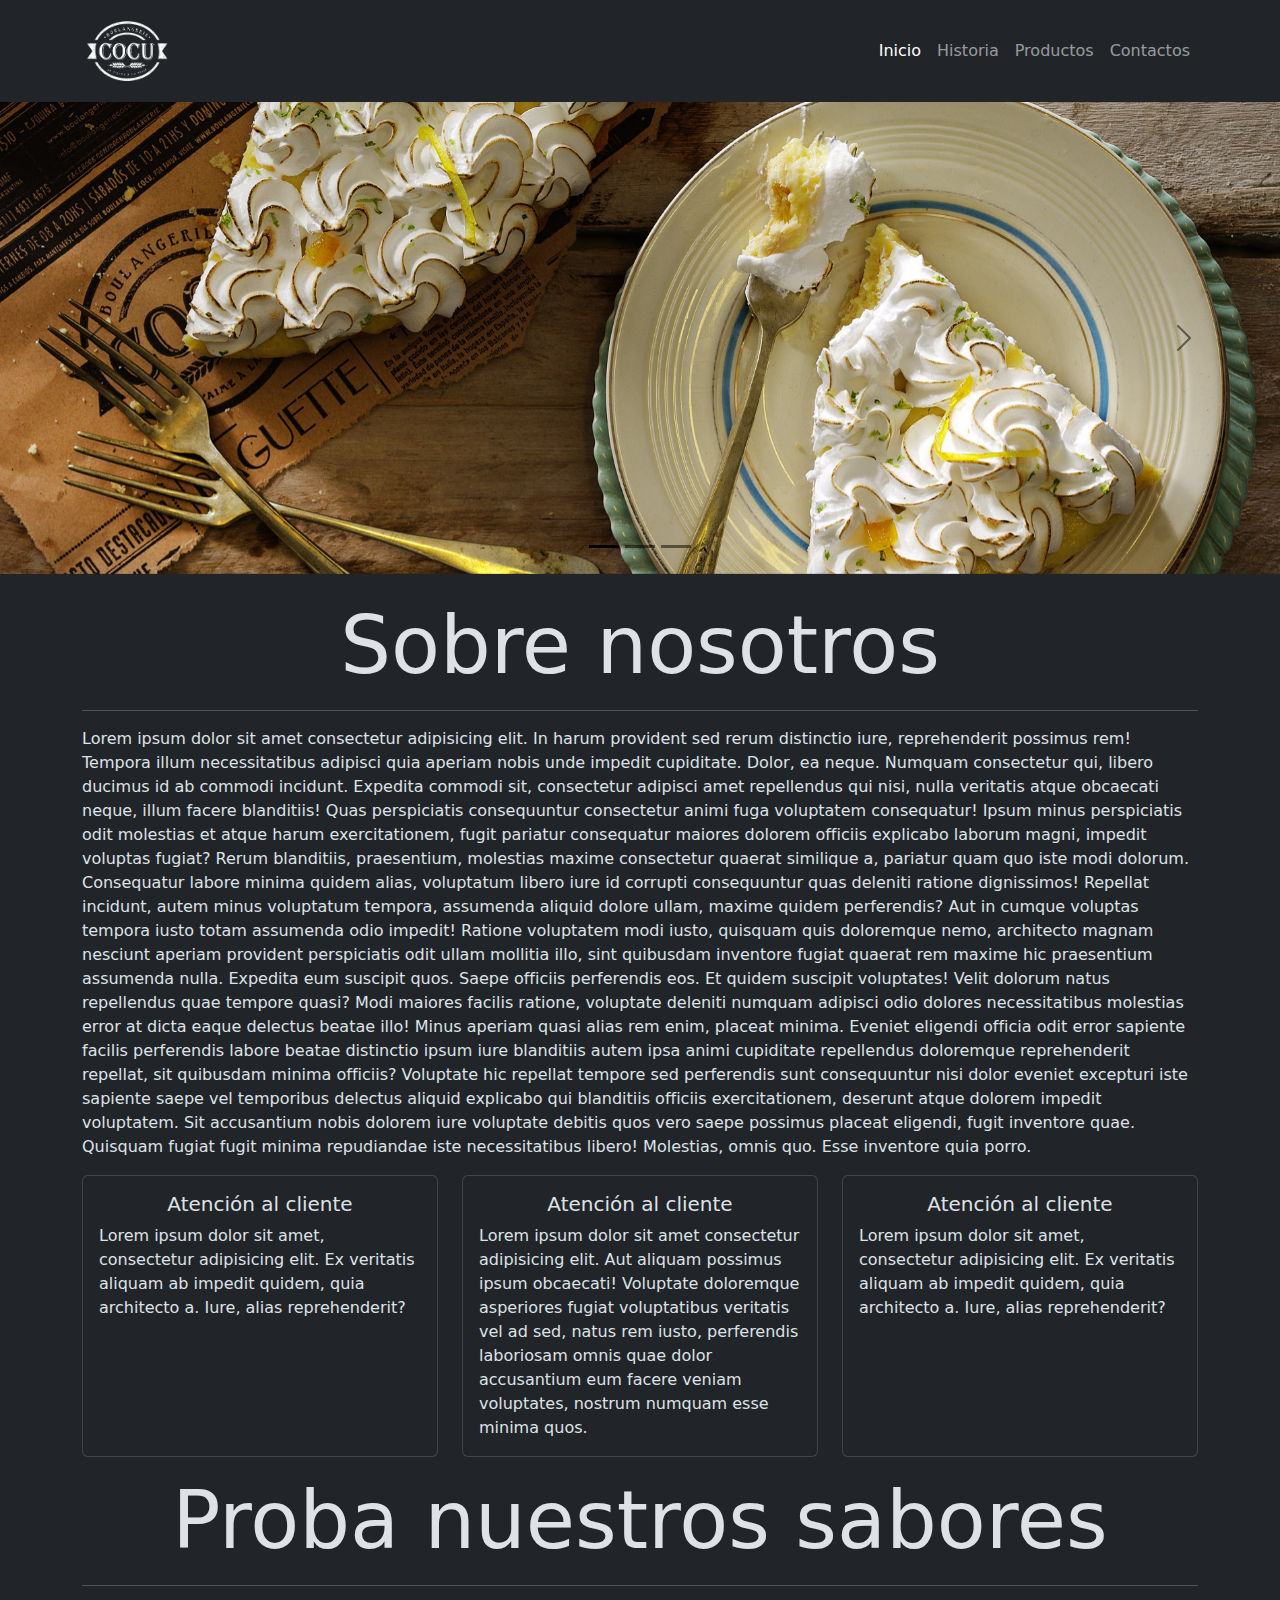
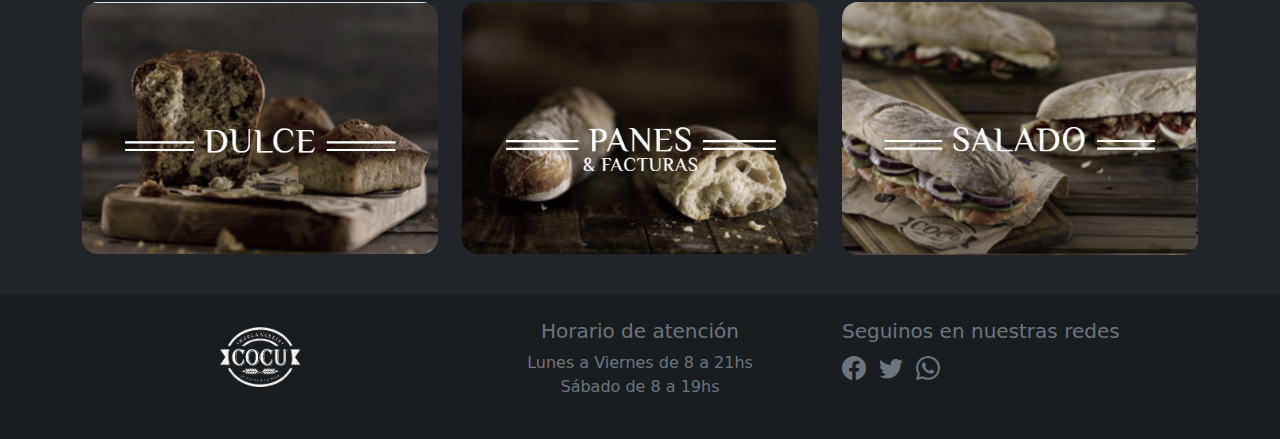
<file: index.html>
<!DOCTYPE html>
<html lang="es" data-bs-theme="dark">
  <head>
    <meta charset="UTF-8" />
    <meta http-equiv="X-UA-Compatible" content="IE=edge" />
    <meta name="viewport" content="width=device-width, initial-scale=1.0" />
    <title>Panaderia Cocu</title>
    <link
      rel="stylesheet"
      href="https://cdn.jsdelivr.net/npm/bootstrap@5.3.0-alpha1/dist/css/bootstrap.min.css"
    />
    <link
      rel="stylesheet"
      href="https://cdn.jsdelivr.net/npm/bootstrap-icons@1.10.3/font/bootstrap-icons.css"
    />
    <link rel="stylesheet" href="./css/style.css" />
  </head>
  <body>
    <header>
      <nav class="navbar navbar-expand-lg bg-dark navbar-dark">
        <section class="container m">
          <a class="navbar-brand" href="#">
            <img src="./img/cocu_logo-450.png" alt="" width="90px" />
          </a>
          <button
            class="navbar-toggler"
            type="button"
            data-bs-toggle="collapse"
            data-bs-target="#navbarSupportedContent"
            aria-controls="navbarSupportedContent"
            aria-expanded="false"
            aria-label="Toggle navigation"
          >
            <span class="navbar-toggler-icon"></span>
          </button>
          <div class="collapse navbar-collapse" id="navbarSupportedContent">
            <ul class="navbar-nav ms-auto mb-2 mb-lg-0">
              <li class="nav-item">
                <a class="nav-link active" aria-current="page" href="index.html"
                  >Inicio</a
                >
              </li>
              <li class="nav-item">
                <a class="nav-link" href="./pages/historia.html">Historia</a>
              </li>
              <li class="nav-item">
                <a class="nav-link" href="./pages/productos.html">Productos</a>
              </li>
              <li class="nav-item">
                <a class="nav-link" href="./pages/contactos.html">Contactos</a>
              </li>
            </ul>
          </div>
        </section>
      </nav>
    </header>
    <main>
      <section id="bannerCocu" class="carousel slide" data-bs-ride="carousel">
        <div class="carousel-indicators">
          <button
            type="button"
            data-bs-target="#bannerCocu"
            data-bs-slide-to="0"
            class="active"
            aria-current="true"
            aria-label="Slide 1"
          ></button>
          <button
            type="button"
            data-bs-target="#bannerCocu"
            data-bs-slide-to="1"
            aria-label="Slide 2"
          ></button>
          <button
            type="button"
            data-bs-target="#bannerCocu"
            data-bs-slide-to="2"
            aria-label="Slide 3"
          ></button>
        </div>
        <div class="carousel-inner">
          <div class="carousel-item active">
            <img
              src="./img/slider_201603_lemonpie.jpg"
              class="d-block w-100 banner"
              alt="..."
            />
          </div>
          <div class="carousel-item">
            <img
              src="./img/slider_201603_painchoco.jpg"
              class="d-block w-100 banner"
              alt="..."
            />
          </div>
          <div class="carousel-item">
            <img
              src="./img/slider_201603_sandwich.jpg"
              class="d-block w-100 banner"
              alt="..."
            />
          </div>
        </div>
        <button
          class="carousel-control-prev"
          type="button"
          data-bs-target="#bannerCocu"
          data-bs-slide="prev"
        >
          <span class="carousel-control-prev-icon" aria-hidden="true"></span>
          <span class="visually-hidden">Previous</span>
        </button>
        <button
          class="carousel-control-next"
          type="button"
          data-bs-target="#bannerCocu"
          data-bs-slide="next"
        >
          <span class="carousel-control-next-icon" aria-hidden="true"></span>
          <span class="visually-hidden">Next</span>
        </button>
      </section>
      <section class="container my-4">
        <h1 class="display-1 text-center">Sobre nosotros</h1>
        <hr />
        <p>
          Lorem ipsum dolor sit amet consectetur adipisicing elit. In harum
          provident sed rerum distinctio iure, reprehenderit possimus rem!
          Tempora illum necessitatibus adipisci quia aperiam nobis unde impedit
          cupiditate. Dolor, ea neque. Numquam consectetur qui, libero ducimus
          id ab commodi incidunt. Expedita commodi sit, consectetur adipisci
          amet repellendus qui nisi, nulla veritatis atque obcaecati neque,
          illum facere blanditiis! Quas perspiciatis consequuntur consectetur
          animi fuga voluptatem consequatur! Ipsum minus perspiciatis odit
          molestias et atque harum exercitationem, fugit pariatur consequatur
          maiores dolorem officiis explicabo laborum magni, impedit voluptas
          fugiat? Rerum blanditiis, praesentium, molestias maxime consectetur
          quaerat similique a, pariatur quam quo iste modi dolorum. Consequatur
          labore minima quidem alias, voluptatum libero iure id corrupti
          consequuntur quas deleniti ratione dignissimos! Repellat incidunt,
          autem minus voluptatum tempora, assumenda aliquid dolore ullam, maxime
          quidem perferendis? Aut in cumque voluptas tempora iusto totam
          assumenda odio impedit! Ratione voluptatem modi iusto, quisquam quis
          doloremque nemo, architecto magnam nesciunt aperiam provident
          perspiciatis odit ullam mollitia illo, sint quibusdam inventore fugiat
          quaerat rem maxime hic praesentium assumenda nulla. Expedita eum
          suscipit quos. Saepe officiis perferendis eos. Et quidem suscipit
          voluptates! Velit dolorum natus repellendus quae tempore quasi? Modi
          maiores facilis ratione, voluptate deleniti numquam adipisci odio
          dolores necessitatibus molestias error at dicta eaque delectus beatae
          illo! Minus aperiam quasi alias rem enim, placeat minima. Eveniet
          eligendi officia odit error sapiente facilis perferendis labore beatae
          distinctio ipsum iure blanditiis autem ipsa animi cupiditate
          repellendus doloremque reprehenderit repellat, sit quibusdam minima
          officiis? Voluptate hic repellat tempore sed perferendis sunt
          consequuntur nisi dolor eveniet excepturi iste sapiente saepe vel
          temporibus delectus aliquid explicabo qui blanditiis officiis
          exercitationem, deserunt atque dolorem impedit voluptatem. Sit
          accusantium nobis dolorem iure voluptate debitis quos vero saepe
          possimus placeat eligendi, fugit inventore quae. Quisquam fugiat fugit
          minima repudiandae iste necessitatibus libero! Molestias, omnis quo.
          Esse inventore quia porro.
        </p>
        <article class="row">
          <aside class="col-md-4 mb-3">
            <div class="card h-100">
              <div class="card-body">
                <h5 class="card-title text-center">Atención al cliente</h5>
                <p class="card-text">
                  Lorem ipsum dolor sit amet, consectetur adipisicing elit. Ex
                  veritatis aliquam ab impedit quidem, quia architecto a. Iure,
                  alias reprehenderit?
                </p>
              </div>
            </div>
          </aside>
          <aside class="col-md-4 mb-3">
            <div class="card">
              <div class="card-body">
                <h5 class="card-title text-center">Atención al cliente</h5>
                <p class="card-text">
                  Lorem ipsum dolor sit amet consectetur adipisicing elit. Aut
                  aliquam possimus ipsum obcaecati! Voluptate doloremque
                  asperiores fugiat voluptatibus veritatis vel ad sed, natus rem
                  iusto, perferendis laboriosam omnis quae dolor accusantium eum
                  facere veniam voluptates, nostrum numquam esse minima quos.
                </p>
              </div>
            </div>
          </aside>
          <aside class="col-md-4 mb-3">
            <div class="card h-100">
              <div class="card-body">
                <h5 class="card-title text-center">Atención al cliente</h5>
                <p class="card-text">
                  Lorem ipsum dolor sit amet, consectetur adipisicing elit. Ex
                  veritatis aliquam ab impedit quidem, quia architecto a. Iure,
                  alias reprehenderit?
                </p>
              </div>
            </div>
          </aside>
        </article>
        <h1 class="display-1 text-center">Proba nuestros sabores</h1>
        <hr />
        <article class="row">
          <aside class="col-md-4 mb-3">
            <img
              src="./img/dulce.png"
              alt="Pan Dulce"
              class="w-100 rounded-4 filtroCategorias"
            />
          </aside>
          <aside class="col-md-4 mb-3">
            <img
              src="./img/panyfactura.png"
              alt="Pan"
              class="w-100 rounded-4 filtroCategorias"
            />
          </aside>
          <aside class="col-md-4 mb-3">
            <img
              src="./img/salado.png"
              alt="Salado"
              class="w-100 rounded-4 filtroCategorias"
            />
          </aside>
        </article>
      </section>
    </main>
    <footer class="bg-dark-subtle py-4 text-secondary">
      <section class="container">
        <article class="row">
          <aside class="col-12 col-md-4 text-center">
            <img src="./img/cocu_logo-450.png" alt="logo" width="90px" />
          </aside>
          <aside class="col-12 col-md-4 text-center">
            <h5 class="text-secondary">Horario de atención</h5>
            <ul class="list-unstyled">
              <li>Lunes a Viernes de 8 a 21hs</li>
              <li>Sábado de 8 a 19hs</li>
            </ul>
          </aside>
          <aside class="col-12 col-md-4 text-center text-md-start">
            <h5 class="text-secondary">Seguinos en nuestras redes</h5>
            <div class="text-center text-md-start">
              <a class="text-secondary fs-4" href="./pages/error404.html">
                <i class="bi bi-facebook"></i
              ></a>
              <a class="text-secondary fs-4 mx-2" href="./pages/error404.html">
                <i class="bi bi-twitter"></i
              ></a>
              <a class="text-secondary fs-4" href="./pages/error404.html"
                ><i class="bi bi-whatsapp"></i>
              </a>
            </div>
          </aside>
        </article>
      </section>
    </footer>
    <script src="https://cdn.jsdelivr.net/npm/bootstrap@5.3.0-alpha1/dist/js/bootstrap.bundle.min.js"></script>
  </body>
</html>
</file>
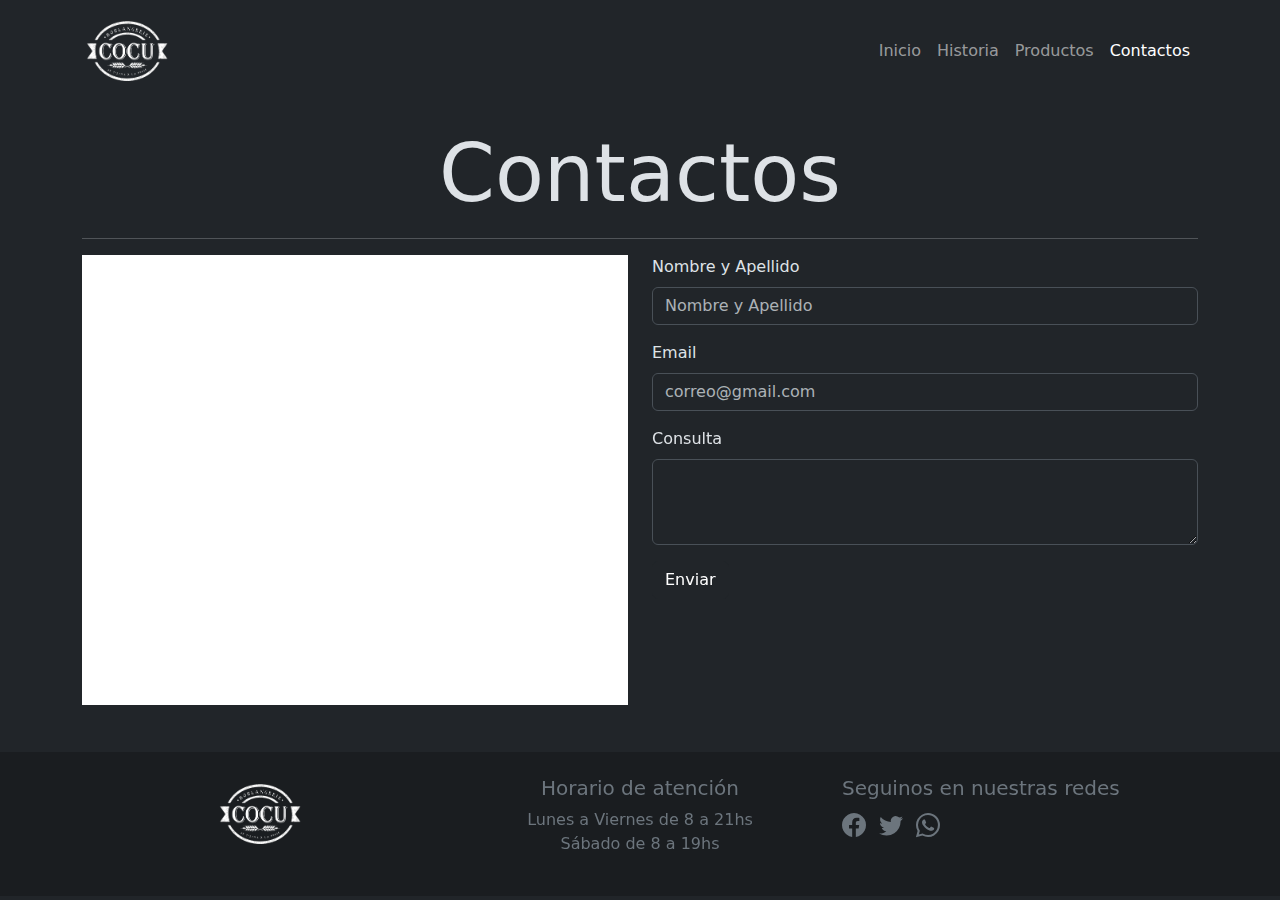
<file: pages/contactos.html>
<!DOCTYPE html>
<html lang="es" data-bs-theme="dark" >
  <head>
    <meta charset="UTF-8" />
    <meta http-equiv="X-UA-Compatible" content="IE=edge" />
    <meta name="viewport" content="width=device-width, initial-scale=1.0" />
    <title>Panaderia Cocu</title>
    <link
      rel="stylesheet"
      href="https://cdn.jsdelivr.net/npm/bootstrap@5.3.0-alpha1/dist/css/bootstrap.min.css"
    />
    <link rel="stylesheet" href="https://cdn.jsdelivr.net/npm/bootstrap-icons@1.10.3/font/bootstrap-icons.css">
    <link rel="stylesheet" href="../css/style.css" />
  </head>
  <body>
    <header>
      <nav class="navbar navbar-expand-lg bg-dark navbar-dark">
        <section class="container m">
          <a class="navbar-brand" href="#">
            <img src="../img/cocu_logo-450.png" alt="" width="90px" />
          </a>
          <button
            class="navbar-toggler"
            type="button"
            data-bs-toggle="collapse"
            data-bs-target="#navbarSupportedContent"
            aria-controls="navbarSupportedContent"
            aria-expanded="false"
            aria-label="Toggle navigation"
          >
            <span class="navbar-toggler-icon"></span>
          </button>
          <div class="collapse navbar-collapse" id="navbarSupportedContent">
            <ul class="navbar-nav ms-auto mb-2 mb-lg-0">
              <li class="nav-item">
                <a class="nav-link" aria-current="page" href="../index.html"
                  >Inicio</a
                >
              </li>
              <li class="nav-item">
                <a class="nav-link" href="./historia.html">Historia</a>
              </li>
              <li class="nav-item">
                <a class="nav-link" href="./productos.html">Productos</a>
              </li>
              <li class="nav-item">
                <a class="nav-link active" href="#">Contactos</a>
              </li>
            </ul>
          </div>
        </section>
      </nav>
    </header>
    <main class="container my-4">
      <h1 class="display-1 text-center">Contactos</h1>
      <hr />
      <section class="row">
        <aside class="col-md-6 mb-3">
          <iframe src="https://www.google.com/maps/embed?pb=!1m14!1m8!1m3!1d16934.871943576574!2d-65.2074129170904!3d-26.83619010163334!3m2!1i1024!2i768!4f13.1!3m3!1m2!1s0x0%3A0xf8606cd659b8e3e4!2sRollingCode%20School!5e0!3m2!1ses-419!2sar!4v1672323183656!5m2!1ses-419!2sar" class="w-100" allowfullscreen="" loading="lazy" height="450" referrerpolicy="no-referrer-when-downgrade"></iframe>
        </aside>
        <aside class="col-md-6 mb-3 ">
          <form action="" class="h-100">
            <div class="mb-3">
              <label for="nombre" class="form-label">Nombre y Apellido</label>
              <input
                type="name"
                class="form-control"
                id="nombre"
                placeholder="Nombre y Apellido"
              />
            </div>
            <div class="mb-3">
              <label for="mail" class="form-label">Email</label>
              <input
                type="email"
                class="form-control"
                id="mail"
                placeholder="correo@gmail.com"
              />
            </div>
            <div class="mb-3">
              <label for="consulta" class="form-label">Consulta</label>
              <textarea class="form-control" id="consulta" rows="3"></textarea>
            </div>
            <div class="mb-3">
              <button type="submit" class="btn btn-dark mb-3">Enviar</button>
            </div>
          </form>
        </aside>
      </section>
    </main>
    <footer class="bg-dark-subtle py-4 text-secondary">
      <section class="container">
        <article class="row">
          <aside class="col-12 col-md-4 text-center">
            <img src="../img/cocu_logo-450.png" alt="logo" width="90px" />
          </aside>
          <aside class="col-12 col-md-4 text-center">
            <h5 class = 'text-secondary'>Horario de atención</h5>
            <ul class="list-unstyled">
              <li>Lunes a Viernes de 8 a 21hs</li>
              <li>Sábado de 8 a 19hs</li>
            </ul>
          </aside>
          <aside class="col-12 col-md-4 text-center text-md-start">
            <h5 class = 'text-secondary'>Seguinos en nuestras redes</h5>
            <div class="text-center text-md-start">
              <a class="text-secondary fs-4" href="../pages/error404.html">
                <i class="bi bi-facebook"></i
              ></a>
              <a class="text-secondary fs-4 mx-2" href="../pages/error404.html">
                <i class="bi bi-twitter"></i
              ></a>
              <a class="text-secondary fs-4" href="../pages/error404.html"
                ><i class="bi bi-whatsapp"></i>
              </a>
            </div>
          </aside>
        </article>
      </section>
    </footer>
    <script src="https://cdn.jsdelivr.net/npm/bootstrap@5.3.0-alpha1/dist/js/bootstrap.bundle.min.js"></script>
  </body>
</html>
</file>
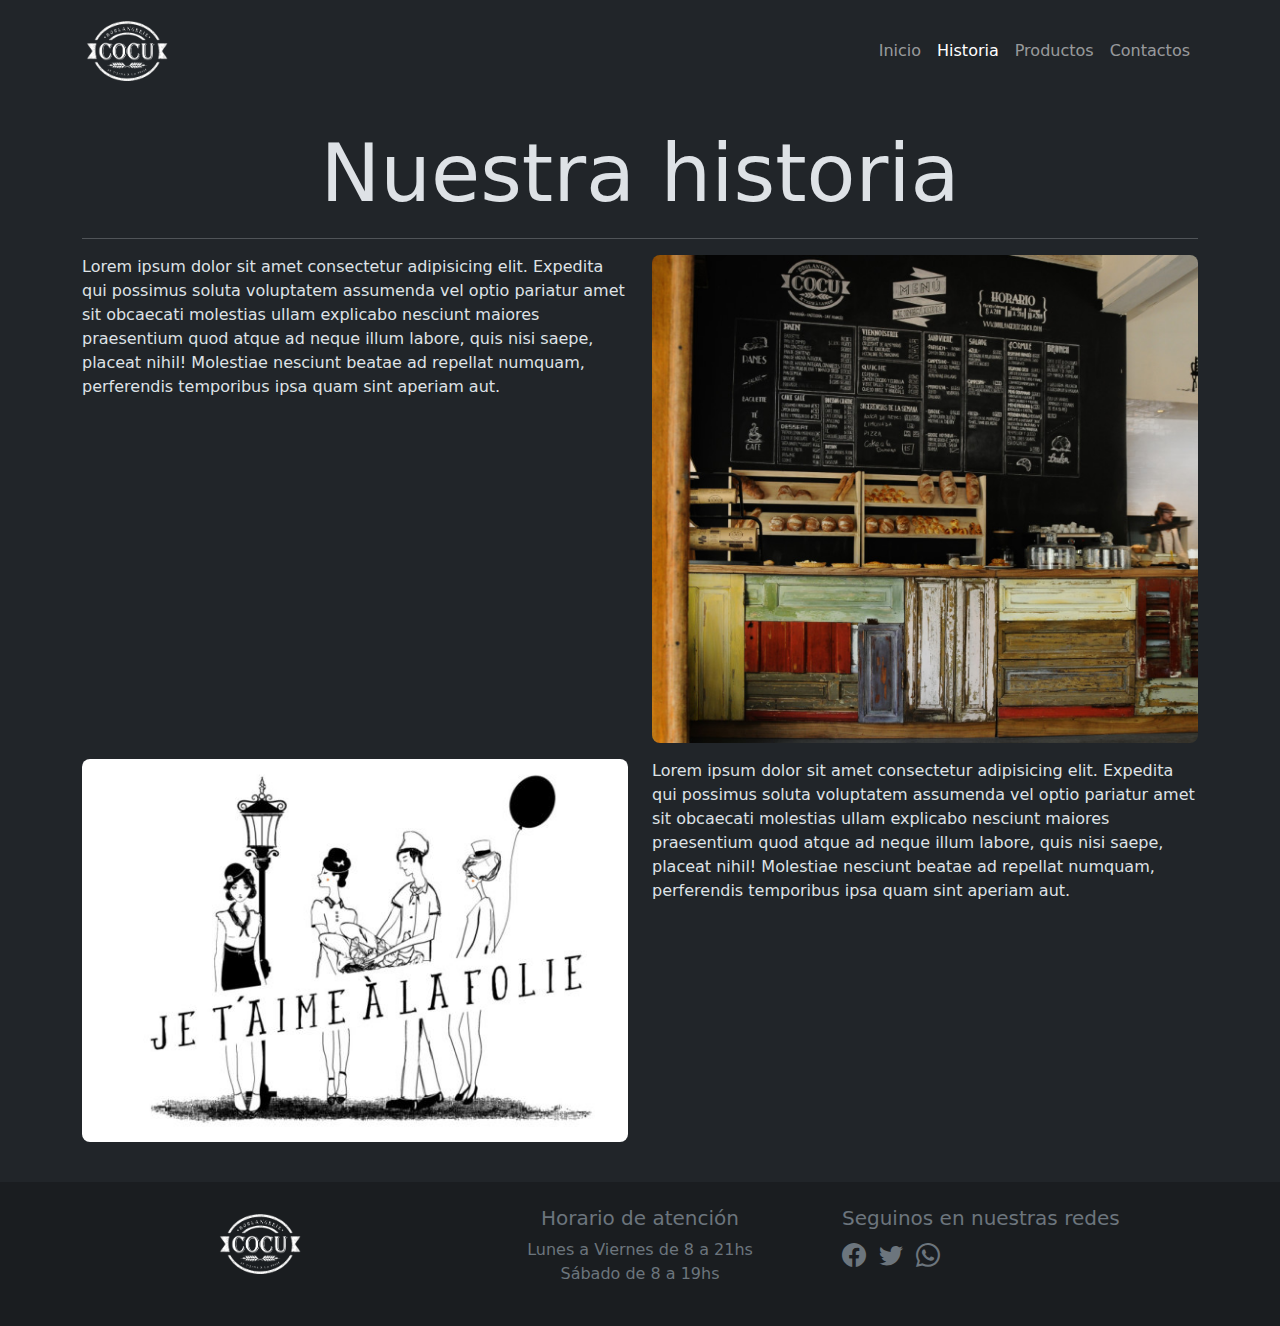
<file: pages/historia.html>
<!DOCTYPE html>
<html lang="es" data-bs-theme="dark" >
  <head>
    <meta charset="UTF-8" />
    <meta http-equiv="X-UA-Compatible" content="IE=edge" />
    <meta name="viewport" content="width=device-width, initial-scale=1.0" />
    <title>Panaderia Cocu</title>
    <link
      rel="stylesheet"
      href="https://cdn.jsdelivr.net/npm/bootstrap@5.3.0-alpha1/dist/css/bootstrap.min.css"
    />
    <link rel="stylesheet" href="https://cdn.jsdelivr.net/npm/bootstrap-icons@1.10.3/font/bootstrap-icons.css">
    <link rel="stylesheet" href="../css/style.css" />
  </head>
  <body>
    <header>
      <nav class="navbar navbar-expand-lg bg-dark navbar-dark">
        <section class="container m">
          <a class="navbar-brand" href="#">
            <img src="../img/cocu_logo-450.png" alt="" width="90px" />
          </a>
          <button
            class="navbar-toggler"
            type="button"
            data-bs-toggle="collapse"
            data-bs-target="#navbarSupportedContent"
            aria-controls="navbarSupportedContent"
            aria-expanded="false"
            aria-label="Toggle navigation"
          >
            <span class="navbar-toggler-icon"></span>
          </button>
          <div class="collapse navbar-collapse" id="navbarSupportedContent">
            <ul class="navbar-nav ms-auto mb-2 mb-lg-0">
              <li class="nav-item">
                <a class="nav-link" aria-current="page" href="../index.html"
                  >Inicio</a
                >
              </li>
              <li class="nav-item">
                <a class="nav-link active" href="./historia.html">Historia</a>
              </li>
              <li class="nav-item">
                <a class="nav-link" href="./productos.html">Productos</a>
              </li>
              <li class="nav-item">
                <a class="nav-link " href="./contactos.html">Contactos</a>
              </li>
            </ul>
          </div>
        </section>
      </nav>
    </header>
    <main class="container my-4">
      <h1 class="display-1 text-center">Nuestra historia</h1>
      <hr />
      <section class="row">
        <aside class="col-md-6 mb-3 order-md-1">
          <img
            src="../img/historia.png"
            alt="historia"
            class="w-100 rounded-3"
          />
        </aside>
        <aside class="col-md-6 mb-3 order-md-0">
          Lorem ipsum dolor sit amet consectetur adipisicing elit. Expedita qui
          possimus soluta voluptatem assumenda vel optio pariatur amet sit
          obcaecati molestias ullam explicabo nesciunt maiores praesentium quod
          atque ad neque illum labore, quis nisi saepe, placeat nihil! Molestiae
          nesciunt beatae ad repellat numquam, perferendis temporibus ipsa quam
          sint aperiam aut.
        </aside>
        <aside class="col-md-6 mb-3 order-md-3">
          <img
            src="../img/historia2.jpg"
            alt="historia2"
            class="w-100 rounded-3"
          />
        </aside>
        <aside class="col-md-6 mb-3 order-md-4">
          Lorem ipsum dolor sit amet consectetur adipisicing elit. Expedita qui
          possimus soluta voluptatem assumenda vel optio pariatur amet sit
          obcaecati molestias ullam explicabo nesciunt maiores praesentium quod
          atque ad neque illum labore, quis nisi saepe, placeat nihil! Molestiae
          nesciunt beatae ad repellat numquam, perferendis temporibus ipsa quam
          sint aperiam aut.
        </aside>
      </section>
    </main>
    <footer class="bg-dark-subtle py-4 text-secondary">
      <section class="container">
        <article class="row">
          <aside class="col-12 col-md-4 text-center">
            <img src="../img/cocu_logo-450.png" alt="logo" width="90px" />
          </aside>
          <aside class="col-12 col-md-4 text-center">
            <h5 class = 'text-secondary'>Horario de atención</h5>
            <ul class="list-unstyled">
              <li>Lunes a Viernes de 8 a 21hs</li>
              <li>Sábado de 8 a 19hs</li>
            </ul>
          </aside>
          <aside class="col-12 col-md-4 text-center text-md-start">
            <h5 class = 'text-secondary'>Seguinos en nuestras redes</h5>
            <div class="text-center text-md-start">
              <a class="text-secondary fs-4" href="../pages/error404.html">
                <i class="bi bi-facebook"></i
              ></a>
              <a class="text-secondary fs-4 mx-2" href="../pages/error404.html">
                <i class="bi bi-twitter"></i
              ></a>
              <a class="text-secondary fs-4" href="../pages/error404.html"
                ><i class="bi bi-whatsapp"></i>
              </a>
            </div>
          </aside>
        </article>
      </section>
    </footer>
    <script src="https://cdn.jsdelivr.net/npm/bootstrap@5.3.0-alpha1/dist/js/bootstrap.bundle.min.js"></script>
  </body>
</html>
</file>
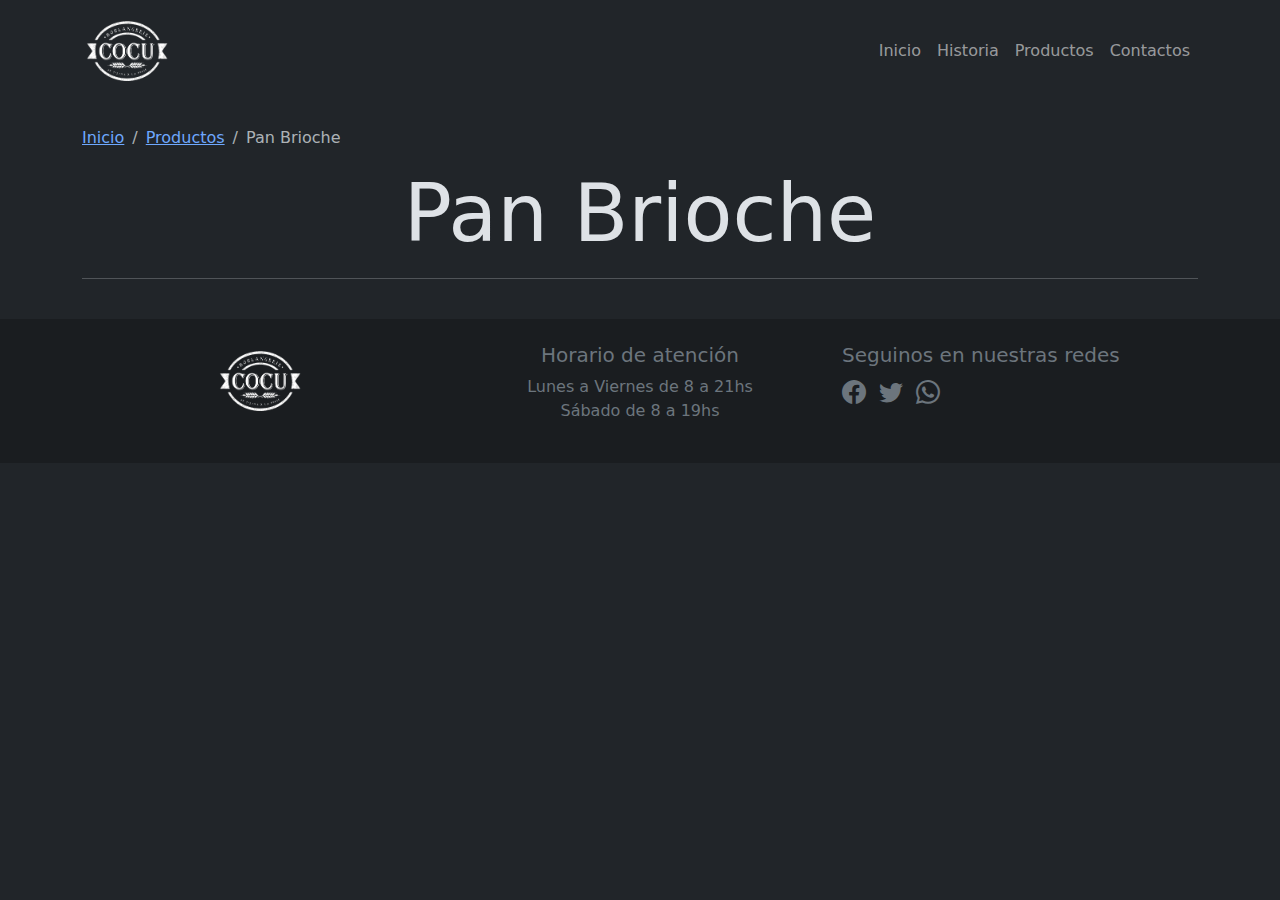
<file: pages/productoPanBrioche.html>
<!DOCTYPE html>
<html lang="es" data-bs-theme="dark" >
  <head>
    <meta charset="UTF-8" />
    <meta http-equiv="X-UA-Compatible" content="IE=edge" />
    <meta name="viewport" content="width=device-width, initial-scale=1.0" />
    <title>Panaderia Cocu</title>
    <link
      rel="stylesheet"
      href="https://cdn.jsdelivr.net/npm/bootstrap@5.3.0-alpha1/dist/css/bootstrap.min.css"
    />
    <link rel="stylesheet" href="https://cdn.jsdelivr.net/npm/bootstrap-icons@1.10.3/font/bootstrap-icons.css">
    <link rel="stylesheet" href="../css/style.css" />
  </head>
  <body>
    <header>
      <nav class="navbar navbar-expand-lg bg-dark navbar-dark">
        <section class="container m">
          <a class="navbar-brand" href="#">
            <img src="../img/cocu_logo-450.png" alt="" width="90px" />
          </a>
          <button
            class="navbar-toggler"
            type="button"
            data-bs-toggle="collapse"
            data-bs-target="#navbarSupportedContent"
            aria-controls="navbarSupportedContent"
            aria-expanded="false"
            aria-label="Toggle navigation"
          >
            <span class="navbar-toggler-icon"></span>
          </button>
          <div class="collapse navbar-collapse" id="navbarSupportedContent">
            <ul class="navbar-nav ms-auto mb-2 mb-lg-0">
              <li class="nav-item">
                <a class="nav-link" aria-current="page" href="../index.html"
                  >Inicio</a
                >
              </li>
              <li class="nav-item">
                <a class="nav-link" href="./historia.html">Historia</a>
              </li>
              <li class="nav-item">
                <a class="nav-link" href="./productos.html">Productos</a>
              </li>
              <li class="nav-item">
                <a class="nav-link" href="./contactos.html">Contactos</a>
              </li>
            </ul>
          </div>
        </section>
      </nav>
    </header>
    <main class="container my-4">
      <nav aria-label="breadcrumb">
        <ol class="breadcrumb">
          <li class="breadcrumb-item"><a href="../index.html">Inicio</a></li>
          <li class="breadcrumb-item">
            <a href="./productos.html">Productos</a>
          </li>
          <li class="breadcrumb-item active" aria-current="page">
            Pan Brioche
          </li>
        </ol>
      </nav>
      <h1 class="display-1 text-center">Pan Brioche</h1>
      <hr />
    </main>
    <footer class="bg-dark-subtle py-4 text-secondary">
      <section class="container">
        <article class="row">
          <aside class="col-12 col-md-4 text-center">
            <img src="../img/cocu_logo-450.png" alt="logo" width="90px" />
          </aside>
          <aside class="col-12 col-md-4 text-center">
            <h5 class = 'text-secondary'>Horario de atención</h5>
            <ul class="list-unstyled">
              <li>Lunes a Viernes de 8 a 21hs</li>
              <li>Sábado de 8 a 19hs</li>
            </ul>
          </aside>
          <aside class="col-12 col-md-4 text-center text-md-start">
            <h5 class = 'text-secondary'>Seguinos en nuestras redes</h5>
            <div class="text-center text-md-start">
              <a class="text-secondary fs-4" href="../pages/error404.html">
                <i class="bi bi-facebook"></i
              ></a>
              <a class="text-secondary fs-4 mx-2" href="../pages/error404.html">
                <i class="bi bi-twitter"></i
              ></a>
              <a class="text-secondary fs-4" href="../pages/error404.html"
                ><i class="bi bi-whatsapp"></i>
              </a>
            </div>
          </aside>
        </article>
      </section>
    </footer>
    <script src="https://cdn.jsdelivr.net/npm/bootstrap@5.3.0-alpha1/dist/js/bootstrap.bundle.min.js"></script>
  </body>
</html>
</file>
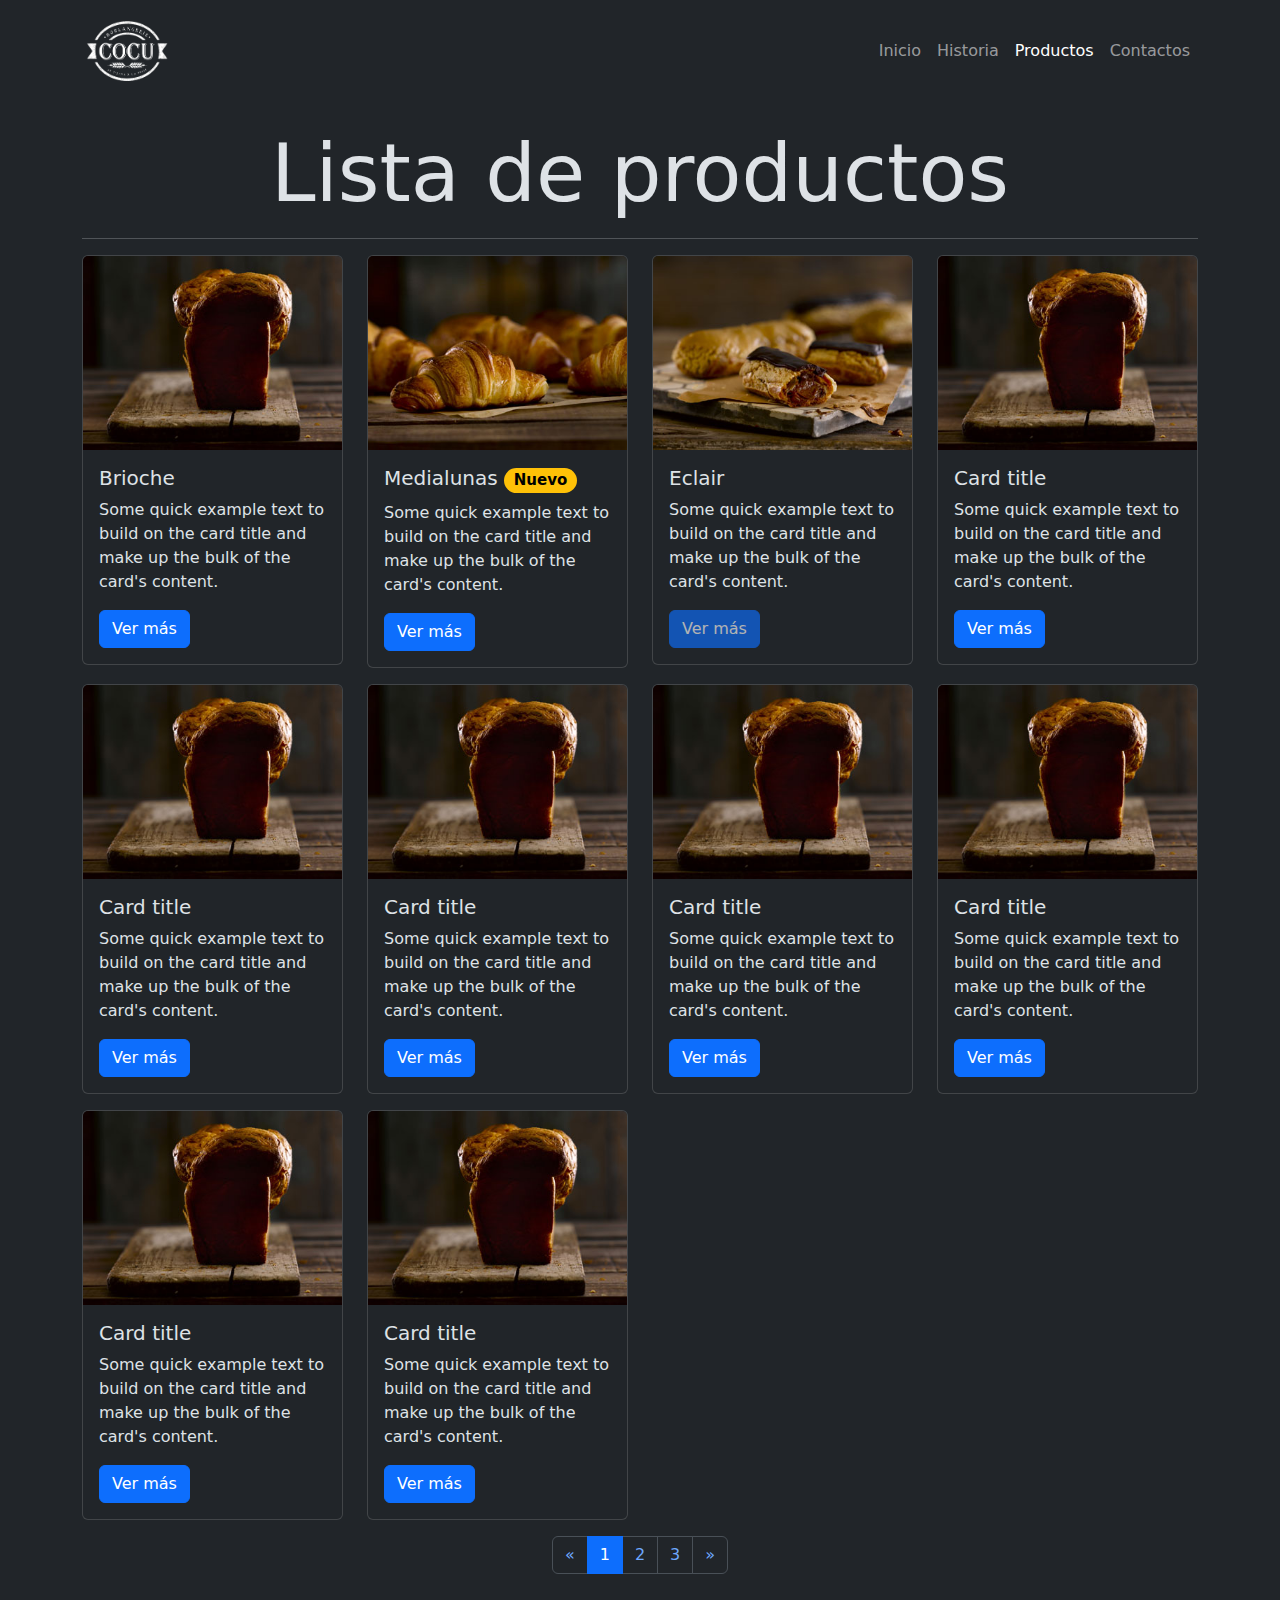
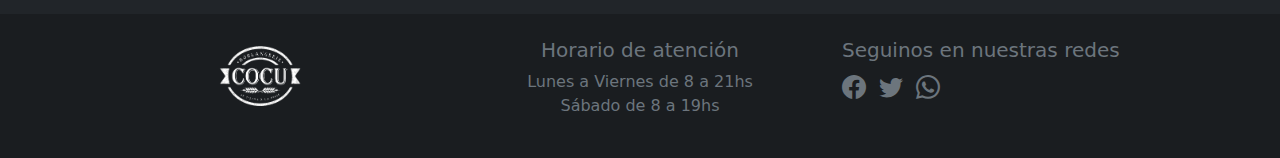
<file: pages/productos.html>
<!DOCTYPE html>
<html lang="es" data-bs-theme="dark" >
  <head>
    <meta charset="UTF-8" />
    <meta http-equiv="X-UA-Compatible" content="IE=edge" />
    <meta name="viewport" content="width=device-width, initial-scale=1.0" />
    <title>Panaderia Cocu</title>
    <link
      rel="stylesheet"
      href="https://cdn.jsdelivr.net/npm/bootstrap@5.3.0-alpha1/dist/css/bootstrap.min.css"
    />
    <link rel="stylesheet" href="https://cdn.jsdelivr.net/npm/bootstrap-icons@1.10.3/font/bootstrap-icons.css">
    <link rel="stylesheet" href="../css/style.css" />
  </head>
  <body>
    <header>
      <nav class="navbar navbar-expand-lg bg-dark navbar-dark">
        <section class="container m">
          <a class="navbar-brand" href="#">
            <img src="../img/cocu_logo-450.png" alt="" width="90px" />
          </a>
          <button
            class="navbar-toggler"
            type="button"
            data-bs-toggle="collapse"
            data-bs-target="#navbarSupportedContent"
            aria-controls="navbarSupportedContent"
            aria-expanded="false"
            aria-label="Toggle navigation"
          >
            <span class="navbar-toggler-icon"></span>
          </button>
          <div class="collapse navbar-collapse" id="navbarSupportedContent">
            <ul class="navbar-nav ms-auto mb-2 mb-lg-0">
              <li class="nav-item">
                <a class="nav-link" aria-current="page" href="../index.html">Inicio</a>
              </li>
              <li class="nav-item">
                <a class="nav-link" href="./historia.html">Historia</a>
              </li>
              <li class="nav-item">
                <a class="nav-link active" href="./productos.html">Productos</a>
              </li>
              <li class="nav-item">
                <a class="nav-link" href="./contactos.html">Contactos</a>
              </li>
            </ul>
          </div>
        </section>
      </nav>
    </header>
    <main class="container my-4">
      <h1 class="display-1 text-center">Lista de productos</h1>
      <hr />
      <section class="row">
        <aside class="col-md-6 col-lg-3 mb-3">
          <article class="card">
            <img
              src="../img/productos/Brioche-larga-oscura_00059_portfolio1.jpg"
              class="card-img-top"
              alt="Brioche"
            />
            <div class="card-body">
              <h5 class="card-title">Brioche</h5>
              <p class="card-text">
                Some quick example text to build on the card title and make up
                the bulk of the card's content.
              </p>
              <a href="./productoPanBrioche.html" class="btn btn-primary">Ver más</a>
            </div>
          </article>
        </aside>
        <aside class="col-md-6 col-lg-3 mb-3">
          <article class="card">
            <img
              src="../img/productos/Croissant_00018_portfolio1.jpg"
              class="card-img-top"
              alt="Croissant"
            />
            <div class="card-body">
              <h5 class="card-title">
                Medialunas
                <span class="badge rounded-pill text-bg-warning">Nuevo</span>
              </h5>
              <p class="card-text">
                Some quick example text to build on the card title and make up
                the bulk of the card's content.
              </p>
              <button
                class="btn btn-primary"
                data-bs-toggle="modal"
                data-bs-target="#modalMedialuna"
              >
                Ver más
              </button>
            </div>
          </article>
        </aside>
        <aside class="col-md-6 col-lg-3 mb-3">
          <article class="card">
            <img
              src="../img/productos/Eclair_00118_portfolio1.jpg"
              class="card-img-top"
              alt="Brioche"
            />
            <div class="card-body">
              <h5 class="card-title">Eclair</h5>
              <p class="card-text">
                Some quick example text to build on the card title and make up
                the bulk of the card's content.
              </p>
              <a href="./error404.html" class="btn btn-primary disabled"
                >Ver más</a
              >
            </div>
          </article>
        </aside>
        <aside class="col-md-6 col-lg-3 mb-3">
          <article class="card">
            <img
              src="../img/productos/Brioche-larga-oscura_00059_portfolio1.jpg"
              class="card-img-top"
              alt="Brioche"
            />
            <div class="card-body">
              <h5 class="card-title">Card title</h5>
              <p class="card-text">
                Some quick example text to build on the card title and make up
                the bulk of the card's content.
              </p>
              <a href="./error404.html" class="btn btn-primary">Ver más</a>
            </div>
          </article>
        </aside>
        <aside class="col-md-6 col-lg-3 mb-3">
          <article class="card">
            <img
              src="../img/productos/Brioche-larga-oscura_00059_portfolio1.jpg"
              class="card-img-top"
              alt="Brioche"
            />
            <div class="card-body">
              <h5 class="card-title">Card title</h5>
              <p class="card-text">
                Some quick example text to build on the card title and make up
                the bulk of the card's content.
              </p>
              <a href="./error404.html" class="btn btn-primary">Ver más</a>
            </div>
          </article>
        </aside>
        <aside class="col-md-6 col-lg-3 mb-3">
          <article class="card">
            <img
              src="../img/productos/Brioche-larga-oscura_00059_portfolio1.jpg"
              class="card-img-top"
              alt="Brioche"
            />
            <div class="card-body">
              <h5 class="card-title">Card title</h5>
              <p class="card-text">
                Some quick example text to build on the card title and make up
                the bulk of the card's content.
              </p>
              <a href="./error404.html" class="btn btn-primary">Ver más</a>
            </div>
          </article>
        </aside>
        <aside class="col-md-6 col-lg-3 mb-3">
          <article class="card">
            <img
              src="../img/productos/Brioche-larga-oscura_00059_portfolio1.jpg"
              class="card-img-top"
              alt="Brioche"
            />
            <div class="card-body">
              <h5 class="card-title">Card title</h5>
              <p class="card-text">
                Some quick example text to build on the card title and make up
                the bulk of the card's content.
              </p>
              <a href="./error404.html" class="btn btn-primary">Ver más</a>
            </div>
          </article>
        </aside>
        <aside class="col-md-6 col-lg-3 mb-3">
          <article class="card">
            <img
              src="../img/productos/Brioche-larga-oscura_00059_portfolio1.jpg"
              class="card-img-top"
              alt="Brioche"
            />
            <div class="card-body">
              <h5 class="card-title">Card title</h5>
              <p class="card-text">
                Some quick example text to build on the card title and make up
                the bulk of the card's content.
              </p>
              <a href="./error404.html" class="btn btn-primary">Ver más</a>
            </div>
          </article>
        </aside>
        <aside class="col-md-6 col-lg-3 mb-3">
          <article class="card">
            <img
              src="../img/productos/Brioche-larga-oscura_00059_portfolio1.jpg"
              class="card-img-top"
              alt="Brioche"
            />
            <div class="card-body">
              <h5 class="card-title">Card title</h5>
              <p class="card-text">
                Some quick example text to build on the card title and make up
                the bulk of the card's content.
              </p>
              <a href="./error404.html" class="btn btn-primary">Ver más</a>
            </div>
          </article>
        </aside>
        <aside class="col-md-6 col-lg-3 mb-3">
          <article class="card">
            <img
              src="../img/productos/Brioche-larga-oscura_00059_portfolio1.jpg"
              class="card-img-top"
              alt="Brioche"
            />
            <div class="card-body">
              <h5 class="card-title">Card title</h5>
              <p class="card-text">
                Some quick example text to build on the card title and make up
                the bulk of the card's content.
              </p>
              <a href="./error404.html" class="btn btn-primary">Ver más</a>
            </div>
          </article>
        </aside>
      </section>
      <!-- grilla de productos -->
      <nav aria-label="Page navigation example ">
        <ul class="pagination justify-content-center">
          <li class="page-item">
            <a class="page-link" href="#" aria-label="Previous">
              <span aria-hidden="true">&laquo;</span>
            </a>
          </li>
          <li class="page-item"><a class="page-link active" href="#">1</a></li>
          <li class="page-item"><a class="page-link" href="#">2</a></li>
          <li class="page-item"><a class="page-link" href="#">3</a></li>
          <li class="page-item">
            <a class="page-link" href="#" aria-label="Next">
              <span aria-hidden="true">&raquo;</span>
            </a>
          </li>
        </ul>
      </nav>
      <!-- modal de la primera card -->
      <div
        class="modal fade"
        id="modalMedialuna"
        tabindex="-1"
        aria-labelledby="modalMedialunaLabel"
        aria-hidden="true"
      >
        <div class="modal-dialog">
          <div class="modal-content">
            <div class="modal-header">
              <h2 class="modal-title fs-5" id="modalMedialunaLabel">
                Medialuna
              </h2>
              <button
                type="button"
                class="btn-close"
                data-bs-dismiss="modal"
                aria-label="Close"
              ></button>
            </div>
            <div class="modal-body">
              <img
                src="../img/productos/Croissant_00018_portfolio1.jpg"
                alt=""
                class="mb-3 w-100"
              />
              <p>
                Lorem ipsum dolor sit amet, consectetur adipisicing elit. Earum,
                rerum totam expedita quasi distinctio provident quaerat est.
                Corrupti debitis reiciendis provident, soluta atque ad, alias
                sapiente ut repellat impedit obcaecati.
              </p>
              <p>Precio: <b>$500</b></p>
              <p>Precio: <strong>$500</strong></p>
              <p>Precio: <span class="fw-semibold">$500</span></p>
            </div>
          </div>
        </div>
      </div>
    </main>
    <footer class="bg-dark-subtle py-4 text-secondary">
      <section class="container">
        <article class="row">
          <aside class="col-12 col-md-4 text-center">
            <img src="../img/cocu_logo-450.png" alt="logo" width="90px" />
          </aside>
          <aside class="col-12 col-md-4 text-center">
            <h5 class = 'text-secondary'>Horario de atención</h5>
            <ul class="list-unstyled">
              <li>Lunes a Viernes de 8 a 21hs</li>
              <li>Sábado de 8 a 19hs</li>
            </ul>
          </aside>
          <aside class="col-12 col-md-4 text-center text-md-start">
            <h5 class = 'text-secondary'>Seguinos en nuestras redes</h5>
            <div class="text-center text-md-start">
              <a class="text-secondary fs-4" href="../pages/error404.html">
                <i class="bi bi-facebook"></i
              ></a>
              <a class="text-secondary fs-4 mx-2" href="../pages/error404.html">
                <i class="bi bi-twitter"></i
              ></a>
              <a class="text-secondary fs-4" href="../pages/error404.html"
                ><i class="bi bi-whatsapp"></i>
              </a>
            </div>
          </aside>
        </article>
      </section>
    </footer>
    <script src="https://cdn.jsdelivr.net/npm/bootstrap@5.3.0-alpha1/dist/js/bootstrap.bundle.min.js"></script>
  </body>
</html>
</file>
<file: css/style.css>
body{
    display: flex;
    flex-direction: column;
    min-height: 100vh;
}
main{
    flex-grow: 0;
}

.filtroCategorias{
    filter: grayscale(60%);
    cursor: pointer;
}
.filtroCategorias:hover{
    filter: grayscale(0%);
    transition: all .5s;
    cursor: pointer;
}

@media all and (max-width: 767px){
    .banner{
        height: 250px;
        object-fit: cover;
    }
}
</file>
